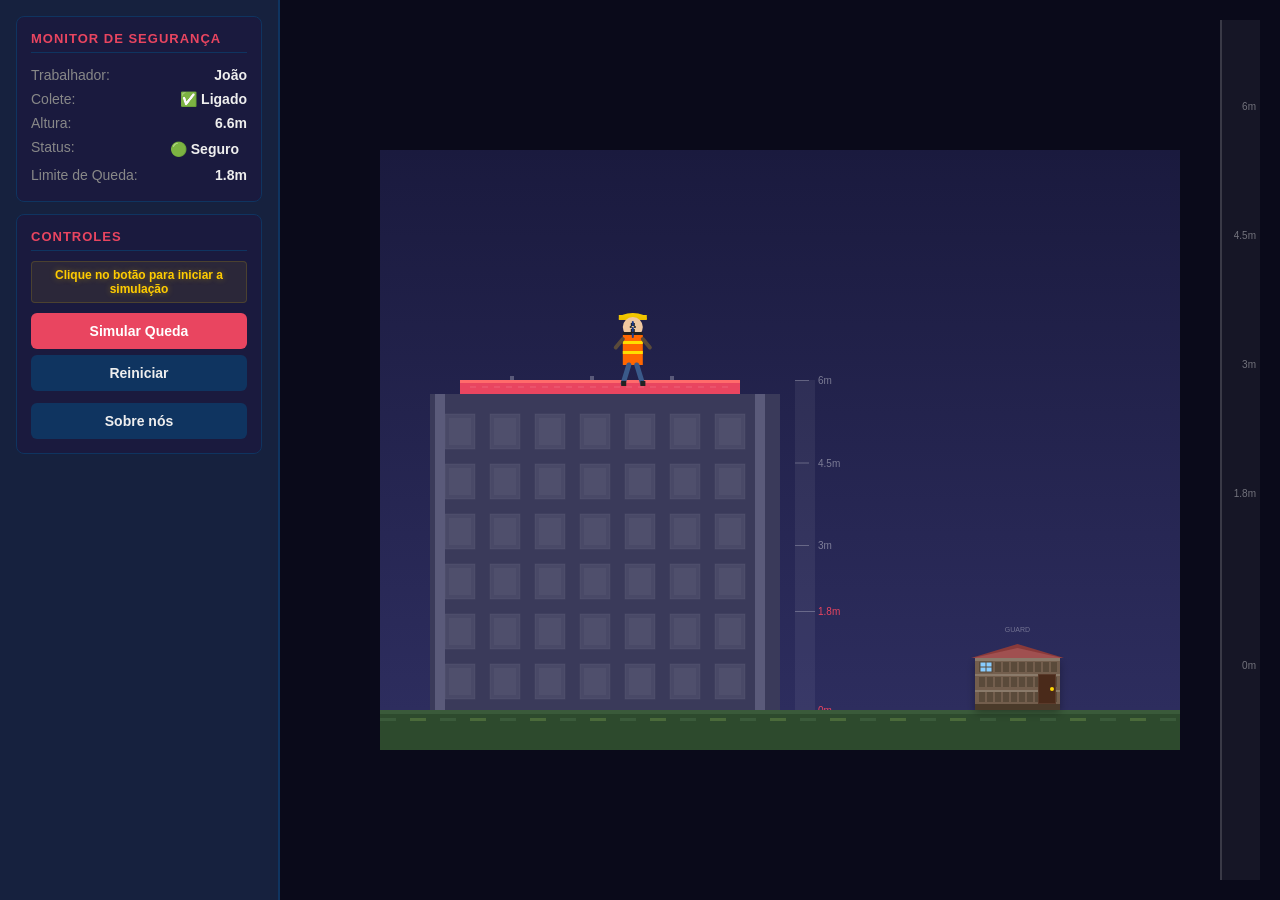
<file: index.html>
<!DOCTYPE html>
<html lang="pt-BR">
<head>
  <meta charset="UTF-8">
  <meta name="viewport" content="width=device-width, initial-scale=1.0">
  <title>Sistema de Detecção de Queda de Trabalhador</title>
  <link rel="stylesheet" href="style.css">
</head>
<body>
  <button id="hamburger" aria-label="Menu">
    <span></span><span></span><span></span>
  </button>
  <div id="app">
    <div id="sidebar">
      <div class="panel">
        <h2>Monitor de Segurança</h2>
        <div class="status-row">
          <span class="label">Trabalhador:</span>
          <span class="value">João</span>
        </div>
        <div class="status-row">
          <span class="label">Colete:</span>
          <span class="value" id="vest-status">✅ Ligado</span>
        </div>
        <div class="status-row">
          <span class="label">Altura:</span>
          <span class="value" id="height-display">6.0m</span>
        </div>
        <div class="status-row">
          <span class="label">Status:</span>
          <span class="value" id="status-badge">🟢 Seguro</span>
        </div>
        <div class="status-row">
          <span class="label">Limite de Queda:</span>
          <span class="value">1.8m</span>
        </div>
      </div>

      <div class="panel">
        <h2>Controles</h2>
        <p id="hint-text">Clique no botão para iniciar a simulação</p>
        <button id="btn-trigger-fall" class="btn btn-danger">Simular Queda</button>
        <button id="btn-reset" class="btn btn-secondary">Reiniciar</button>
        <a href="about.html" id="btn-about">Sobre nós</a>
      </div>
    </div>

    <div id="scene-container">
      <canvas id="scene" width="800" height="600"></canvas>
      <div id="height-indicator">
        <div class="height-mark" style="bottom: 90%;">6m</div>
        <div class="height-mark" style="bottom: 75%;">4.5m</div>
        <div class="height-mark" style="bottom: 60%;">3m</div>
        <div class="height-mark" style="bottom: 45%;">1.8m</div>
        <div class="height-mark" style="bottom: 25%;">0m</div>
      </div>
    </div>
  </div>
  <div id="sidebar-overlay"></div>

  <script src="script.js"></script>
</body>
</html>
</file>
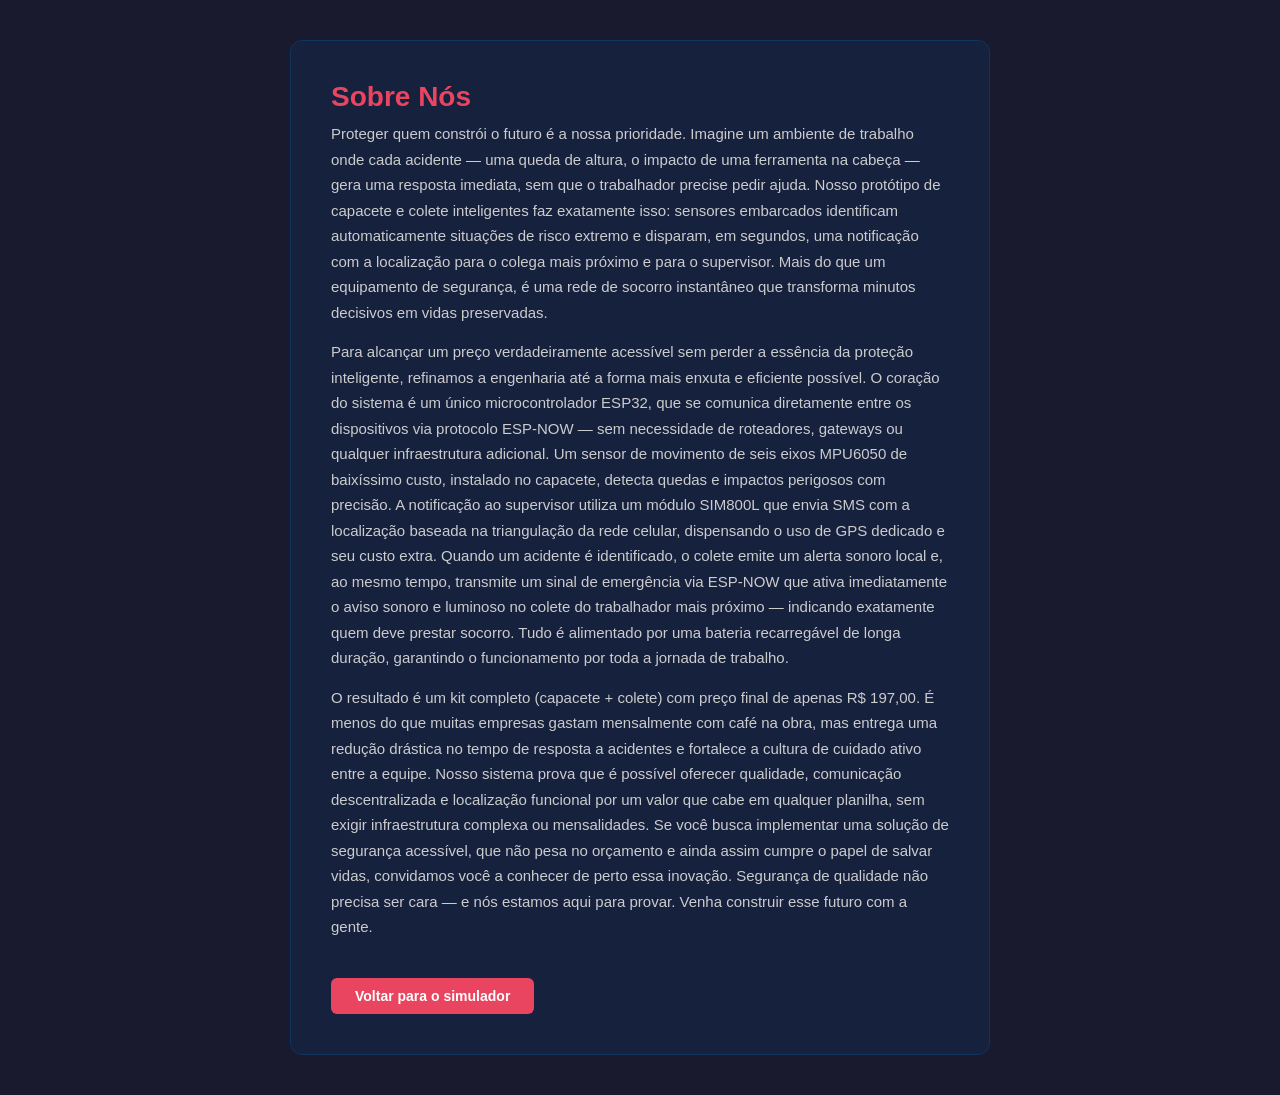
<file: about.html>
<!DOCTYPE html>
<html lang="pt-BR">
<head>
  <meta charset="UTF-8">
  <meta name="viewport" content="width=device-width, initial-scale=1.0">
  <title>Sobre Nós - Capacete e Colete Inteligentes</title>
  <link rel="stylesheet" href="style.css">
  <style>
    body {
      overflow: auto;
      padding: 40px;
      display: block;
      height: auto;
      min-height: 100vh;
    }
    .about-container {
      max-width: 700px;
      margin: 0 auto;
      background: #16213e;
      border: 1px solid #0f3460;
      border-radius: 12px;
      padding: 40px;
    }
    .about-container h1 {
      color: #e94560;
      font-size: 28px;
      margin-bottom: 8px;
    }
    .about-container h2 {
      color: #e94560;
      font-size: 18px;
      margin-top: 28px;
      margin-bottom: 10px;
      border-bottom: 1px solid #0f3460;
      padding-bottom: 6px;
    }
    .about-container p {
      color: #ccc;
      font-size: 15px;
      line-height: 1.7;
      margin-bottom: 14px;
    }
    .about-container ul {
      color: #ccc;
      font-size: 15px;
      line-height: 1.7;
      padding-left: 24px;
      margin-bottom: 14px;
    }
    .about-container li {
      margin-bottom: 6px;
    }
    .back-link {
      display: inline-block;
      margin-top: 24px;
      padding: 10px 24px;
      background: #e94560;
      color: white;
      text-decoration: none;
      border-radius: 6px;
      font-weight: 600;
      font-size: 14px;
      transition: opacity 0.2s;
    }
    .back-link:hover {
      opacity: 0.85;
    }
    @media (max-width: 768px) {
      body {
        padding: 16px;
      }
      .about-container {
        padding: 24px 20px;
        border-radius: 8px;
      }
      .about-container h1 {
        font-size: 22px;
      }
      .about-container h2 {
        font-size: 16px;
      }
      .about-container p,
      .about-container ul {
        font-size: 14px;
      }
      .back-link {
        display: block;
        text-align: center;
        padding: 14px 24px;
        font-size: 16px;
      }
    }
  </style>
</head>
<body>
  <div class="about-container">
    <h1>Sobre Nós</h1>
    <p>Proteger quem constrói o futuro é a nossa prioridade. Imagine um ambiente de trabalho onde cada acidente — uma queda de altura, o impacto de uma ferramenta na cabeça — gera uma resposta imediata, sem que o trabalhador precise pedir ajuda. Nosso protótipo de capacete e colete inteligentes faz exatamente isso: sensores embarcados identificam automaticamente situações de risco extremo e disparam, em segundos, uma notificação com a localização para o colega mais próximo e para o supervisor. Mais do que um equipamento de segurança, é uma rede de socorro instantâneo que transforma minutos decisivos em vidas preservadas.</p>

    <p>Para alcançar um preço verdadeiramente acessível sem perder a essência da proteção inteligente, refinamos a engenharia até a forma mais enxuta e eficiente possível. O coração do sistema é um único microcontrolador ESP32, que se comunica diretamente entre os dispositivos via protocolo ESP-NOW — sem necessidade de roteadores, gateways ou qualquer infraestrutura adicional. Um sensor de movimento de seis eixos MPU6050 de baixíssimo custo, instalado no capacete, detecta quedas e impactos perigosos com precisão. A notificação ao supervisor utiliza um módulo SIM800L que envia SMS com a localização baseada na triangulação da rede celular, dispensando o uso de GPS dedicado e seu custo extra. Quando um acidente é identificado, o colete emite um alerta sonoro local e, ao mesmo tempo, transmite um sinal de emergência via ESP-NOW que ativa imediatamente o aviso sonoro e luminoso no colete do trabalhador mais próximo — indicando exatamente quem deve prestar socorro. Tudo é alimentado por uma bateria recarregável de longa duração, garantindo o funcionamento por toda a jornada de trabalho.</p>

    <p>O resultado é um kit completo (capacete + colete) com preço final de apenas R$ 197,00. É menos do que muitas empresas gastam mensalmente com café na obra, mas entrega uma redução drástica no tempo de resposta a acidentes e fortalece a cultura de cuidado ativo entre a equipe. Nosso sistema prova que é possível oferecer qualidade, comunicação descentralizada e localização funcional por um valor que cabe em qualquer planilha, sem exigir infraestrutura complexa ou mensalidades. Se você busca implementar uma solução de segurança acessível, que não pesa no orçamento e ainda assim cumpre o papel de salvar vidas, convidamos você a conhecer de perto essa inovação. Segurança de qualidade não precisa ser cara — e nós estamos aqui para provar. Venha construir esse futuro com a gente.</p>

    <a class="back-link" href="index.html">Voltar para o simulador</a>
  </div>
</body>
</html>
</file>
<file: style.css>
* {
  margin: 0;
  padding: 0;
  box-sizing: border-box;
}

body {
  font-family: 'Segoe UI', Tahoma, Geneva, Verdana, sans-serif;
  background: #1a1a2e;
  color: #eee;
  overflow: hidden;
  height: 100vh;
}

#app {
  display: flex;
  height: 100vh;
}

#sidebar {
  width: 280px;
  min-width: 280px;
  background: #16213e;
  padding: 16px;
  display: flex;
  flex-direction: column;
  gap: 12px;
  overflow-y: auto;
  border-right: 2px solid #0f3460;
}

.panel {
  background: #1a1a3e;
  border: 1px solid #0f3460;
  border-radius: 8px;
  padding: 14px;
}

.panel h2 {
  font-size: 13px;
  text-transform: uppercase;
  letter-spacing: 1px;
  color: #e94560;
  margin-bottom: 10px;
  border-bottom: 1px solid #0f3460;
  padding-bottom: 6px;
}

.status-row {
  display: flex;
  justify-content: space-between;
  padding: 4px 0;
  font-size: 14px;
}

.status-row .label {
  color: #888;
}

.status-row .value {
  font-weight: 600;
}

#status-badge {
  padding: 2px 8px;
  border-radius: 4px;
}

#status-badge.safe {
  background: #1b4332;
  color: #52b788;
}

#status-badge.danger {
  background: #5c1a1a;
  color: #ff6b6b;
  animation: pulse-badge 0.5s ease-in-out infinite alternate;
}

@keyframes pulse-badge {
  from { opacity: 1; }
  to { opacity: 0.5; }
}

.btn {
  width: 100%;
  padding: 10px;
  border: none;
  border-radius: 6px;
  font-size: 14px;
  font-weight: 600;
  cursor: pointer;
  margin-bottom: 6px;
  transition: transform 0.1s, opacity 0.2s;
}

.btn:active {
  transform: scale(0.97);
}

.btn-danger {
  background: #e94560;
  color: white;
}

.btn-danger:hover {
  opacity: 0.9;
}

.btn-secondary {
  background: #0f3460;
  color: #eee;
}

.btn-secondary:hover {
  opacity: 0.85;
}

#scene-container {
  flex: 1;
  position: relative;
  display: flex;
  align-items: center;
  justify-content: center;
  background: #0a0a1a;
  overflow: hidden;
}

#scene-container.shaking {
  animation: screen-shake 0.12s ease-in-out 6;
}

@keyframes screen-shake {
  0%, 100% { transform: translate(0, 0); }
  20% { transform: translate(-5px, 3px); }
  40% { transform: translate(5px, -3px); }
  60% { transform: translate(-3px, 5px); }
  80% { transform: translate(3px, -3px); }
}

#scene {
  display: block;
}

#height-indicator {
  position: absolute;
  right: 20px;
  top: 20px;
  bottom: 20px;
  width: 40px;
  background: rgba(255,255,255,0.05);
  border-left: 2px solid rgba(255,255,255,0.15);
  display: flex;
  flex-direction: column;
  justify-content: space-between;
  padding: 4px 0;
}

.height-mark {
  position: absolute;
  right: 4px;
  font-size: 10px;
  color: rgba(255,255,255,0.4);
  transform: translateY(50%);
}

#btn-about {
  display: block;
  width: 100%;
  padding: 10px;
  background: #0f3460;
  color: #eee;
  text-align: center;
  text-decoration: none;
  font-size: 14px;
  font-weight: 600;
  border: none;
  border-radius: 6px;
  transition: opacity 0.2s;
  margin-top: 6px;
}
#btn-about:hover {
  opacity: 0.85;
}

#hint-text {
  font-size: 12px;
  color: #ffcc00;
  text-align: center;
  margin-bottom: 10px;
  font-weight: 600;
  text-shadow: 0 0 6px rgba(255, 204, 0, 0.4);
  padding: 6px 8px;
  background: rgba(255, 204, 0, 0.08);
  border-radius: 4px;
  border: 1px solid rgba(255, 204, 0, 0.15);
}

::-webkit-scrollbar {
  width: 4px;
}

::-webkit-scrollbar-track {
  background: #0f3460;
}

::-webkit-scrollbar-thumb {
  background: #e94560;
  border-radius: 2px;
}

/* Hamburger button - hidden on desktop */
#hamburger {
  display: none;
  position: fixed;
  top: 12px;
  left: 12px;
  z-index: 1001;
  width: 40px;
  height: 40px;
  background: #16213e;
  border: 1px solid #0f3460;
  border-radius: 6px;
  cursor: pointer;
  padding: 8px;
  flex-direction: column;
  justify-content: center;
  align-items: center;
  gap: 5px;
}

#hamburger span {
  display: block;
  width: 22px;
  height: 2px;
  background: #e94560;
  border-radius: 1px;
  transition: transform 0.25s, opacity 0.25s;
}

#hamburger.active span:nth-child(1) {
  transform: rotate(45deg) translate(5px, 5px);
}

#hamburger.active span:nth-child(2) {
  opacity: 0;
}

#hamburger.active span:nth-child(3) {
  transform: rotate(-45deg) translate(5px, -5px);
}

#sidebar-overlay {
  display: none;
  position: fixed;
  inset: 0;
  background: rgba(0, 0, 0, 0.5);
  z-index: 999;
}

#sidebar-overlay.active {
  display: block;
}

/* =============== RESPONSIVE =============== */

@media (max-width: 768px) {
  body {
    overflow: auto;
    height: auto;
  }

  #app {
    flex-direction: column;
    height: auto;
    min-height: 100vh;
  }

  #hamburger {
    display: flex;
  }

  #sidebar {
    position: fixed;
    top: 0;
    left: -280px;
    width: 280px;
    height: 100vh;
    z-index: 1000;
    transition: left 0.3s ease;
    border-right: none;
    border-right: 2px solid #0f3460;
  }

  #sidebar.open {
    left: 0;
  }

  #scene-container {
    width: 100%;
    padding: 0;
    overflow: hidden;
  }

  #scene {
    width: 100%;
    height: auto;
    display: block;
  }

  #height-indicator {
    right: 8px;
    top: 10px;
    bottom: 10px;
    width: 30px;
  }

  .height-mark {
    font-size: 9px;
    right: 2px;
  }

  .btn {
    padding: 14px;
    font-size: 16px;
  }

  #hint-text {
    font-size: 13px;
  }

  .panel h2 {
    font-size: 14px;
  }

  .status-row {
    font-size: 15px;
  }
}

@media (max-width: 480px) {
  #sidebar {
    width: 260px;
    left: -260px;
  }

  .panel {
    padding: 12px;
  }

  #height-indicator {
    width: 24px;
    right: 4px;
  }

  .height-mark {
    font-size: 8px;
    right: 0;
  }
}

@media (min-width: 769px) {
  #hamburger {
    display: none;
  }
}
</file>
